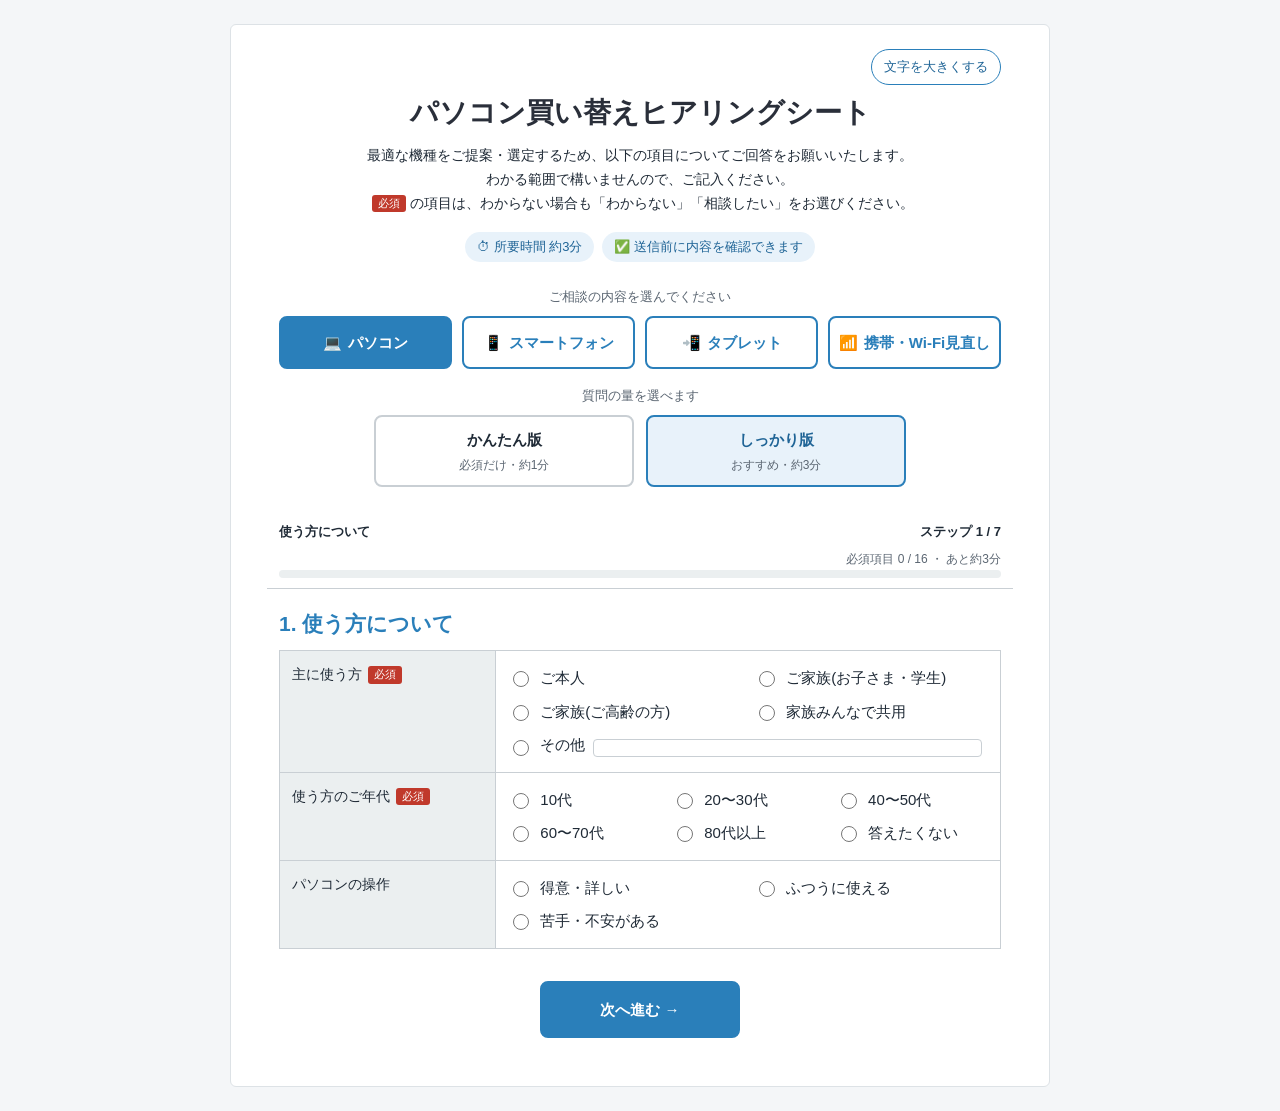
<file: index.html>
<!doctype html>
<html lang="ja">
<head>
  <meta charset="utf-8">
  <meta name="viewport" content="width=device-width, initial-scale=1">
  <meta name="robots" content="noindex">
  <title>買い替えヒアリングシート</title>
  <link rel="stylesheet" href="style.css?v=20261121c">
</head>
<body>
  <main class="sheet">
    <header class="sheet-header">
      <div class="tools">
        <button type="button" class="tool-btn" id="fontBtn" aria-pressed="false">文字を大きくする</button>
      </div>
      <img class="shop-logo" id="shopLogo" alt="" hidden>
      <p class="shop-name" id="shopName" hidden></p>
      <h1 id="formTitle">買い替えヒアリングシート</h1>
      <p class="lead">
        <span id="leadIntro">最適な機種をご提案・選定するため、</span><wbr>以下の項目について<wbr>ご回答をお願いいたします。<br>
        わかる範囲で構いませんので、<wbr>ご記入ください。<br>
        <span class="req">必須</span> の項目は、<wbr>わからない場合も<wbr>「わからない」「相談したい」を<wbr>お選びください。
      </p>
      <ul class="badges">
        <li id="timeBadge">⏱ 所要時間 約3分</li>
        <li>✅ 送信前に内容を確認できます</li>
      </ul>
    </header>

    <!-- ===== 入力画面 ===== -->
    <div id="inputView">
      <nav class="switcher" aria-label="ヒアリングシートの種類">
        <p class="switcher-label">ご相談の内容を選んでください</p>
        <div class="switcher-buttons" role="tablist">
          <button type="button" role="tab" data-form="pc">
            <span class="icon" aria-hidden="true">💻</span><span>パソコン</span>
          </button>
          <button type="button" role="tab" data-form="phone">
            <span class="icon" aria-hidden="true">📱</span><span>スマート<wbr>フォン</span>
          </button>
          <button type="button" role="tab" data-form="tablet">
            <span class="icon" aria-hidden="true">📲</span><span>タブレット</span>
          </button>
          <button type="button" role="tab" data-form="plan">
            <span class="icon" aria-hidden="true">📶</span><span>携帯・Wi-Fi<wbr>見直し</span>
          </button>
        </div>
      </nav>

      <div class="mode-switch" role="group" aria-label="質問の量">
        <p class="switcher-label">質問の量を選べます</p>
        <div class="mode-buttons">
          <button type="button" data-mode="simple" aria-pressed="false">
            <strong>かんたん版</strong><span>必須だけ・約1分</span>
          </button>
          <button type="button" data-mode="full" aria-pressed="true">
            <strong>しっかり版</strong><span>おすすめ・約3分</span>
          </button>
        </div>
      </div>

      <!-- 画面上部に固定される進み具合のバー -->
      <div class="progress" id="progress" aria-live="polite">
        <div class="progress-text">
          <span id="progressLabel">必須項目</span>
          <strong id="progressCount">0 / 0</strong>
        </div>
        <p class="progress-sub" id="progressSub"></p>
        <div class="progress-track"><div class="progress-bar" id="progressBar"></div></div>
      </div>

      <form id="hearingForm" novalidate>
        <div id="formBody"></div>

        <!-- スパム対策(人には見えない欄。入力があれば送信しない) -->
        <div class="hp" aria-hidden="true">
          <label>この欄は空のままにしてください<input type="text" name="_hp" tabindex="-1" autocomplete="off"></label>
        </div>

        <!-- 最後のステップだけに表示 -->
        <div class="agree" id="agreeBox">
          <label>
            <input type="checkbox" id="agree" required>
            <span>
              <a href="privacy.html" target="_blank" rel="noopener">個人情報の取り扱い</a>を確認し、<wbr>入力内容を<wbr>ご提案・ご連絡の目的で<wbr>利用することに同意します。
            </span>
          </label>
        </div>

        <p class="error-summary" id="errorSummary" role="alert" hidden></p>

        <div class="actions step-nav">
          <button type="button" class="btn-secondary" id="prevBtn">← 戻る</button>
          <button type="button" class="btn-primary" id="nextBtn">次へ進む →</button>
          <button type="submit" class="btn-primary" id="confirmBtn">入力内容を確認する</button>
        </div>
      </form>
    </div>

    <!-- ===== 確認画面 ===== -->
    <section class="confirm" id="confirmView" hidden tabindex="-1" aria-labelledby="confirmTitle">
      <h2 id="confirmTitle">入力内容のご確認</h2>
      <p class="confirm-lead">
        以下の内容で送信します。<wbr>よろしければ<wbr>「この内容で送信する」を<wbr>押してください。
      </p>
      <div id="confirmBody"></div>
      <!-- いたずら送信対策の確認欄(config.js で設定したときだけ表示) -->
      <div class="turnstile-box" id="turnstileBox" hidden></div>
      <p class="send-status" id="sendStatus" role="status" hidden></p>
      <p class="error-summary" id="sendError" role="alert" hidden></p>
      <div class="actions">
        <button type="button" class="btn-primary" id="submitBtn">この内容で送信する</button>
        <button type="button" class="btn-secondary" id="backBtn">修正する</button>
      </div>
    </section>

    <!-- ===== 送信完了画面 ===== -->
    <section class="done" id="doneView" hidden tabindex="-1" aria-labelledby="doneTitle">
      <div class="done-head">
        <div class="done-check" aria-hidden="true">✓</div>
        <h2 id="doneTitle">送信が完了しました</h2>
        <p>ご回答いただき、<wbr>ありがとうございました。</p>
      </div>

      <div class="receipt">
        <span class="receipt-label">受付番号</span>
        <strong class="receipt-no" id="receiptNo"></strong>
        <span class="receipt-note">お問い合わせの際に<wbr>お伝えください。</span>
      </div>

      <h3>このあとの流れ</h3>
      <ol class="flow">
        <li>
          <strong>受付完了メールをお送りします</strong>
          <span id="flowMail"></span>
        </li>
        <li>
          <strong>担当者からご連絡します</strong>
          <span id="flowContact"></span>
        </li>
        <li>
          <strong id="flowProposal">ご希望に合った機種をご提案します</strong>
          <span id="flowProposalText">ご予算・用途に合わせて、<wbr>おすすめの機種を<wbr>いくつかご紹介します。</span>
        </li>
      </ol>

      <div class="contact-box" id="shopContact" hidden></div>

      <!-- 「ほかにも相談したいこと」でチェックした相談の、ヒアリングに続けて進む -->
      <div class="next-consult" id="nextConsult" hidden></div>

      <!-- ほかの相談のチェックがないとき: 携帯料金・Wi-Fiの見直しをおすすめする -->
      <div class="upsell" id="upsell" hidden>
        <p class="upsell-eyebrow">あわせてご検討ください</p>
        <h3 class="upsell-title">📶 携帯料金・Wi-Fiの見直しも<wbr>いかがですか?</h3>
        <p class="upsell-text">
          毎月の携帯料金や、<wbr>ご自宅のWi-Fiが<wbr>今の使い方に合っているかを<wbr>お調べし、<wbr>あなたに合ったプランをご提案します。
        </p>
        <ul class="upsell-points">
          <li>使っていないオプションや<wbr>割引の漏れがないか確認</li>
          <li>データ量・通話の使い方に<wbr>合ったプランをご提案</li>
          <li>ご家族の分や、<wbr>ご自宅のネットもまとめて相談OK</li>
        </ul>
        <button type="button" class="btn-primary" id="upsellBtn">携帯・Wi-Fi料金見直しのヒアリングに進む(約3分)</button>
        <p class="muted">お名前とメールアドレスは、<wbr>入力済みになっています。</p>
      </div>

      <details class="summary">
        <summary>送信した内容を見る</summary>
        <div id="doneSummary"></div>
      </details>

      <div class="actions">
        <button type="button" class="btn-secondary" id="printBtn">控えを印刷・PDFで保存</button>
        <button type="button" class="btn-secondary" id="againBtn">続けて別の内容を送る</button>
      </div>
    </section>
  </main>

  <script src="config.js?v=20261121c"></script>
  <script src="models.js?v=20261121c"></script>
  <script src="accessories.js?v=20261121c"></script>
  <script src="questions.js?v=20261121c"></script>
  <script src="checks.js?v=20261121c"></script>
  <script src="app.js?v=20261121c"></script>
</body>
</html>
</file>
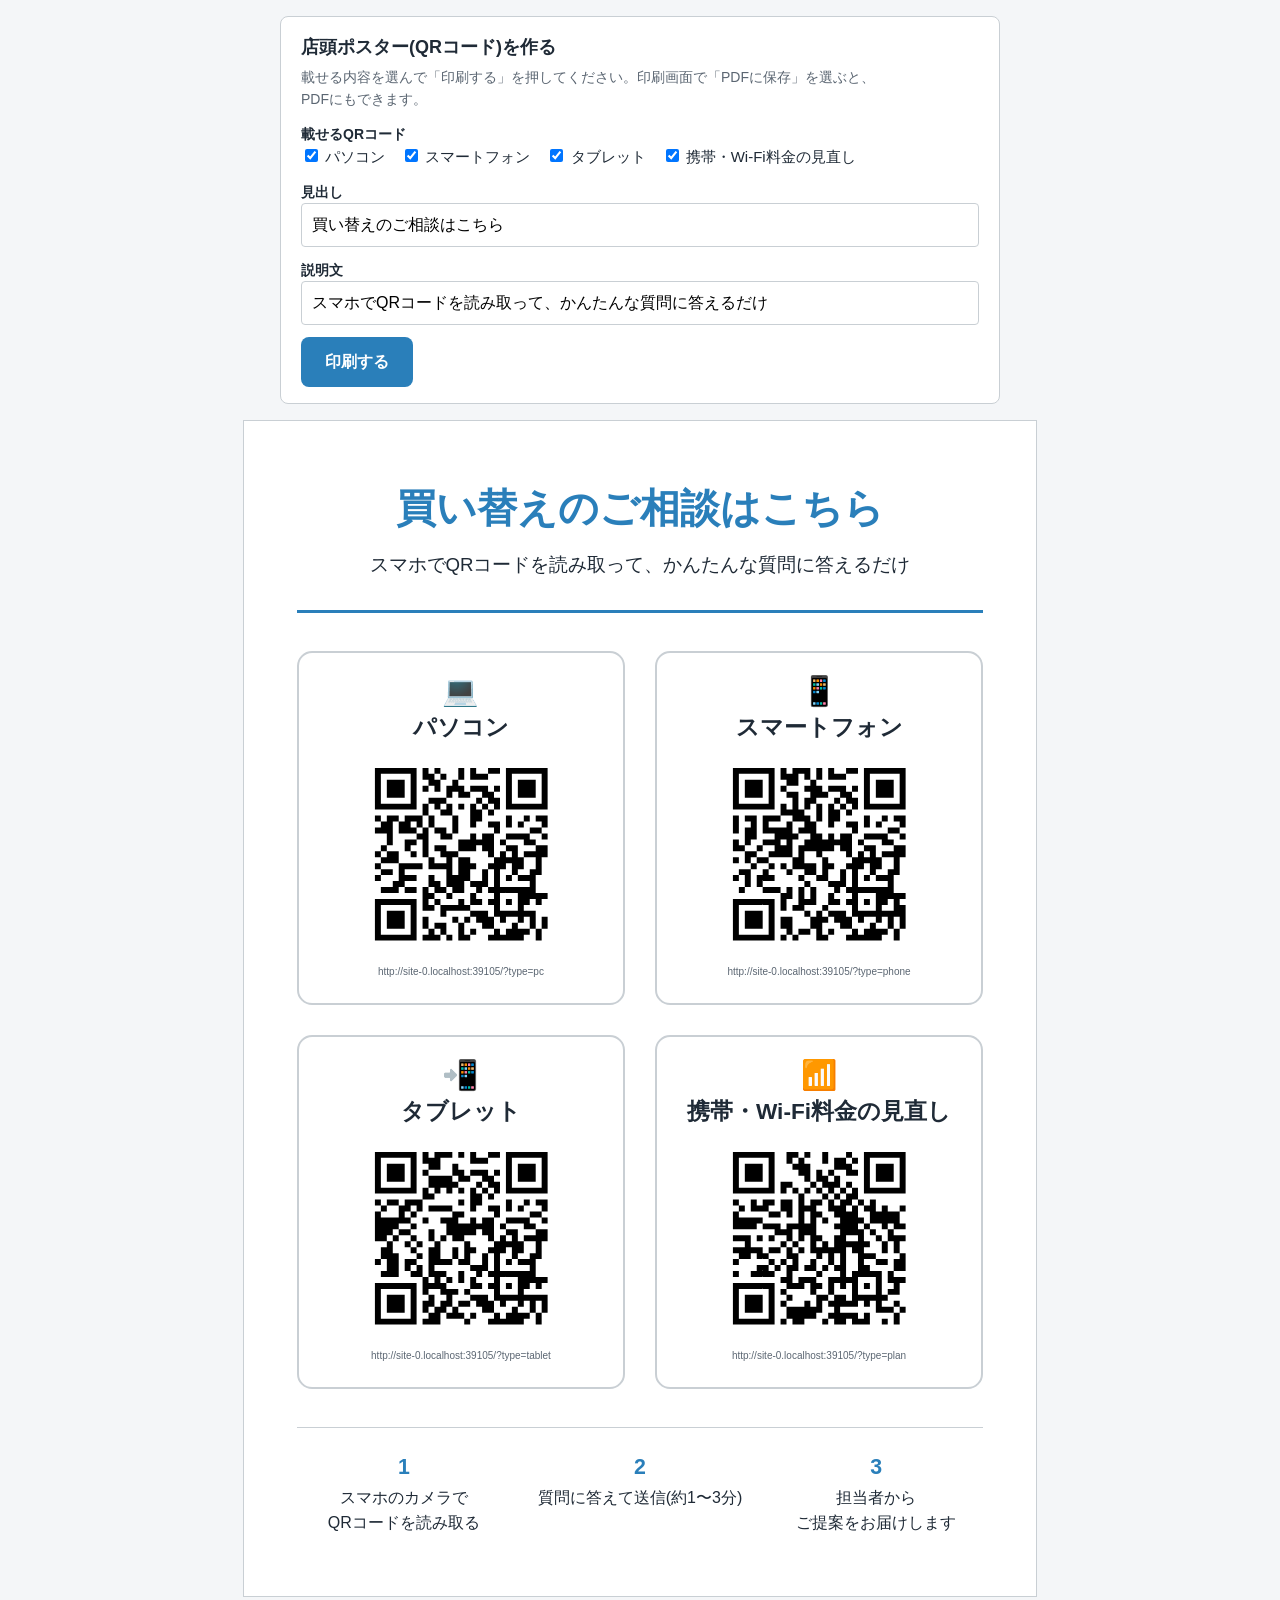
<file: poster.html>
<!doctype html>
<html lang="ja">
<head>
  <meta charset="utf-8">
  <meta name="viewport" content="width=device-width, initial-scale=1">
  <meta name="robots" content="noindex">
  <title>店頭ポスター(QRコード)</title>
  <style>
    :root { --accent: #2a7fba; --text: #1f2a36; --muted: #5b6672; --border: #c9cfd4; --bg: #f4f6f8; }
    * { box-sizing: border-box; }
    [hidden] { display: none !important; }
    body {
      margin: 0; background: var(--bg); color: var(--text);
      font-family: "Hiragino Kaku Gothic ProN", "Hiragino Sans", "Noto Sans JP", Meiryo, sans-serif;
      line-height: 1.6; word-break: keep-all; overflow-wrap: anywhere;
    }

    /* ----- 設定欄(印刷されません) ----- */
    .panel { max-width: 720px; margin: 16px auto; padding: 16px 20px; background: #fff; border: 1px solid var(--border); border-radius: 8px; }
    .panel h1 { margin: 0 0 4px; font-size: 18px; }
    .panel p { margin: 0 0 12px; font-size: 14px; color: var(--muted); }
    .panel fieldset { margin: 0 0 12px; padding: 0; border: none; }
    .panel legend { padding: 0; font-size: 14px; font-weight: bold; }
    .panel .checks { display: flex; flex-wrap: wrap; gap: 4px 16px; }
    .panel label { font-size: 15px; cursor: pointer; }
    .panel input[type="text"] { width: 100%; padding: 8px 10px; font: inherit; border: 1px solid var(--border); border-radius: 4px; }
    .panel button {
      padding: 12px 24px; font: inherit; font-weight: bold; color: #fff;
      background: var(--accent); border: none; border-radius: 8px; cursor: pointer;
    }

    /* ----- ポスター(A4たて) ----- */
    .poster {
      width: 210mm; max-width: calc(100% - 32px); min-height: 297mm;
      margin: 0 auto 32px; padding: 16mm 14mm; background: #fff;
      border: 1px solid var(--border); display: flex; flex-direction: column;
    }
    .poster-head { text-align: center; padding-bottom: 8mm; border-bottom: 3px solid var(--accent); }
    .poster-logo { display: block; max-height: 22mm; max-width: 60%; margin: 0 auto 4mm; object-fit: contain; }
    .poster-shop { margin: 0 0 2mm; font-size: 16pt; color: var(--muted); }
    .poster-title { margin: 0; font-size: 30pt; line-height: 1.35; color: var(--accent); }
    .poster-lead { margin: 4mm 0 0; font-size: 14pt; }
    .codes { flex: 1; display: grid; grid-template-columns: repeat(2, 1fr); gap: 8mm; align-content: center; padding: 10mm 0; }
    .codes.single { grid-template-columns: 1fr; }
    .code { text-align: center; padding: 6mm 4mm; border: 2px solid var(--border); border-radius: 4mm; break-inside: avoid; }
    .code-icon { font-size: 22pt; line-height: 1; }
    .code-name { margin: 1mm 0 3mm; font-size: 17pt; font-weight: bold; }
    .code svg { display: block; width: 52mm; height: 52mm; max-width: 100%; margin: 0 auto; }
    .codes.single .code svg { width: 90mm; height: 90mm; }
    .code-url { margin: 3mm 0 0; font-size: 7.5pt; color: var(--muted); word-break: break-all; }
    .steps { display: flex; justify-content: center; gap: 6mm; margin: 0; padding: 6mm 0 0; list-style: none; border-top: 1px solid var(--border); font-size: 12pt; }
    .steps li { flex: 1; text-align: center; }
    .steps strong { display: block; font-size: 16pt; color: var(--accent); }
    .poster-foot { margin: 5mm 0 0; text-align: center; font-size: 11pt; color: var(--muted); }

    @media (max-width: 640px) {
      .poster { padding: 24px 16px; min-height: 0; }
      .poster-title { font-size: 24px; }
      .poster-lead, .steps { font-size: 14px; }
      .codes { grid-template-columns: 1fr; }
      .steps { flex-direction: column; gap: 8px; }
    }

    @page { size: A4 portrait; margin: 0; }
    @media print {
      body { background: #fff; }
      .panel { display: none !important; }
      html, body { height: auto; }
      /* 用紙の高さより少しだけ小さくして、2ページ目にはみ出さないようにする */
      .poster { width: 210mm; max-width: none; height: 295mm; min-height: 0; margin: 0; border: none; overflow: hidden; break-after: avoid; }
      * { -webkit-print-color-adjust: exact; print-color-adjust: exact; }
    }
  </style>
</head>
<body>
  <!-- 設定欄(画面だけに表示され、印刷はされません) -->
  <div class="panel">
    <h1>店頭ポスター(QRコード)を作る</h1>
    <p>載せる内容を選んで「印刷する」を押してください。<wbr>印刷画面で「PDFに保存」を選ぶと、PDFにもできます。</p>
    <fieldset>
      <legend>載せるQRコード</legend>
      <div class="checks" id="formChecks"></div>
    </fieldset>
    <fieldset>
      <legend>見出し</legend>
      <input type="text" id="titleInput" maxlength="30" value="買い替えのご相談はこちら">
    </fieldset>
    <fieldset>
      <legend>説明文</legend>
      <input type="text" id="leadInput" maxlength="60" value="スマホでQRコードを読み取って、かんたんな質問に答えるだけ">
    </fieldset>
    <button type="button" id="printBtn">印刷する</button>
  </div>

  <!-- ポスター本体 -->
  <div class="poster">
    <div class="poster-head">
      <img class="poster-logo" id="logo" alt="" hidden>
      <p class="poster-shop" id="shop" hidden></p>
      <h2 class="poster-title" id="title"></h2>
      <p class="poster-lead" id="lead"></p>
    </div>
    <div class="codes" id="codes"></div>
    <ol class="steps">
      <li><strong>1</strong>スマホのカメラで<wbr>QRコードを読み取る</li>
      <li><strong>2</strong>質問に答えて送信<wbr>(約1〜3分)</li>
      <li><strong>3</strong>担当者から<wbr>ご提案をお届けします</li>
    </ol>
    <p class="poster-foot" id="foot" hidden></p>
  </div>

  <script src="config.js"></script>
  <script src="vendor/qrcode.js"></script>
  <script>
    (function () {
      "use strict";
      var config = window.HEARING_CONFIG || {};
      var $ = function (id) { return document.getElementById(id); };
      var FORMS = [
        { key: "pc", icon: "💻", name: "パソコン" },
        { key: "phone", icon: "📱", name: "スマートフォン" },
        { key: "tablet", icon: "📲", name: "タブレット" },
        { key: "plan", icon: "📶", name: "携帯・Wi-Fi料金の見直し" },
      ];
      // このページと同じ場所にある index.html を、QRコードの行き先にする
      var base = new URL("./", location.href).href;

      // お店の色・店名・ロゴ
      var color = /^#?([0-9a-f]{6})$/i.exec(String(config.BRAND_COLOR || "").trim());
      if (color) document.documentElement.style.setProperty("--accent", "#" + color[1]);
      if (config.SHOP_NAME) { $("shop").textContent = config.SHOP_NAME; $("shop").hidden = false; }
      if (config.LOGO_URL) {
        $("logo").src = config.LOGO_URL;
        $("logo").alt = config.SHOP_NAME || "";
        $("logo").hidden = false;
        $("logo").onerror = function () { $("logo").hidden = true; };
      }
      var foot = [config.SHOP_TEL ? "お電話でのご相談:" + config.SHOP_TEL : "", config.SHOP_HOURS ? "受付時間:" + config.SHOP_HOURS : ""].filter(String);
      if (foot.length) { $("foot").textContent = foot.join(" / "); $("foot").hidden = false; }

      FORMS.forEach(function (f) {
        var label = document.createElement("label");
        var box = document.createElement("input");
        box.type = "checkbox"; box.value = f.key; box.checked = true;
        box.addEventListener("change", render);
        label.appendChild(box);
        label.appendChild(document.createTextNode(" " + f.name));
        $("formChecks").appendChild(label);
      });

      function render() {
        $("title").textContent = $("titleInput").value;
        $("lead").textContent = $("leadInput").value;
        var picked = Array.prototype.filter.call(document.querySelectorAll("#formChecks input"), function (b) { return b.checked; })
          .map(function (b) { return b.value; });
        var codes = $("codes");
        codes.innerHTML = "";
        codes.className = "codes" + (picked.length === 1 ? " single" : "");
        FORMS.filter(function (f) { return picked.indexOf(f.key) !== -1; }).forEach(function (f) {
          var url = base + "?type=" + f.key;
          var qr = qrcode(0, "M");
          qr.addData(url);
          qr.make();
          var card = document.createElement("div");
          card.className = "code";
          card.innerHTML =
            '<div class="code-icon" aria-hidden="true">' + f.icon + "</div>" +
            '<p class="code-name"></p>' +
            qr.createSvgTag({ cellSize: 4, margin: 8, scalable: true }) +
            '<p class="code-url"></p>';
          card.querySelector(".code-name").textContent = f.name;
          card.querySelector(".code-url").textContent = url;
          card.querySelector("svg").setAttribute("role", "img");
          card.querySelector("svg").setAttribute("aria-label", f.name + "のヒアリングシートのQRコード");
          codes.appendChild(card);
        });
      }

      $("titleInput").addEventListener("input", render);
      $("leadInput").addEventListener("input", render);
      $("printBtn").addEventListener("click", function () { window.print(); });
      render();
    })();
  </script>
</body>
</html>
</file>
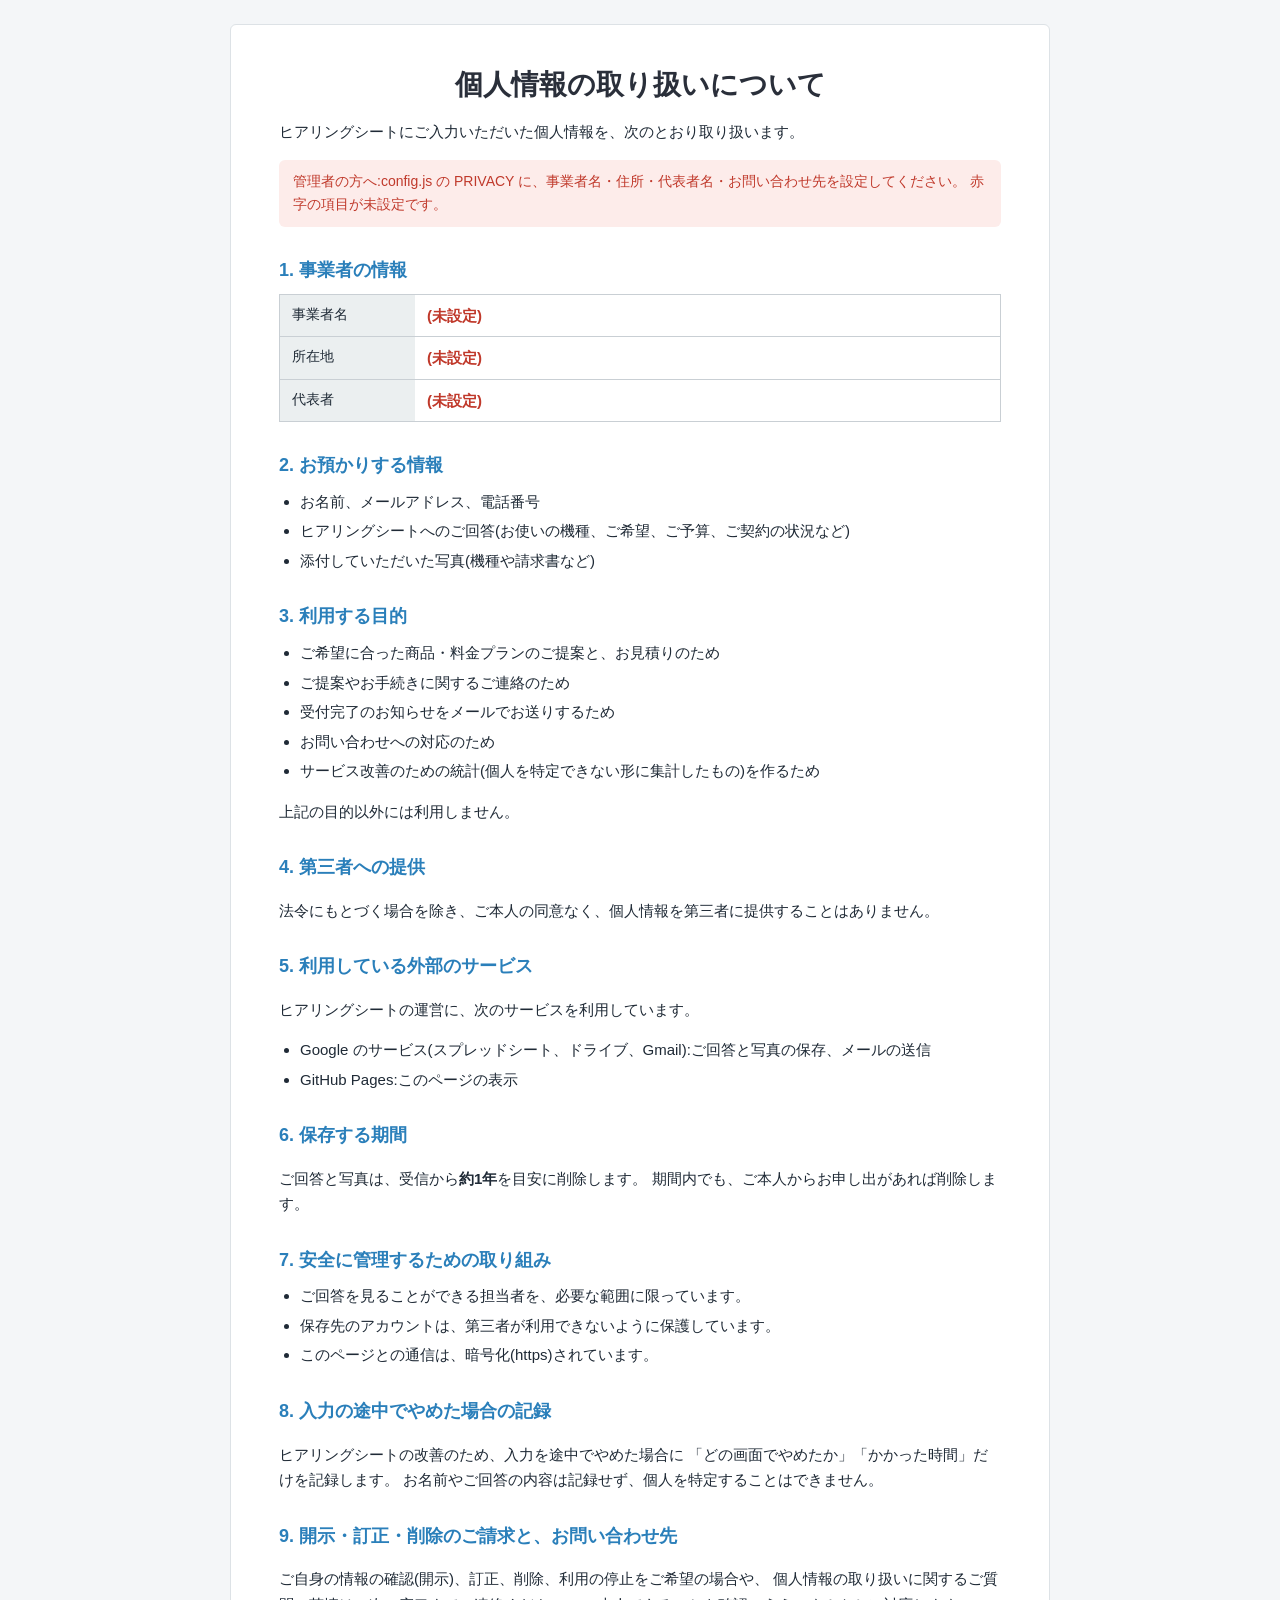
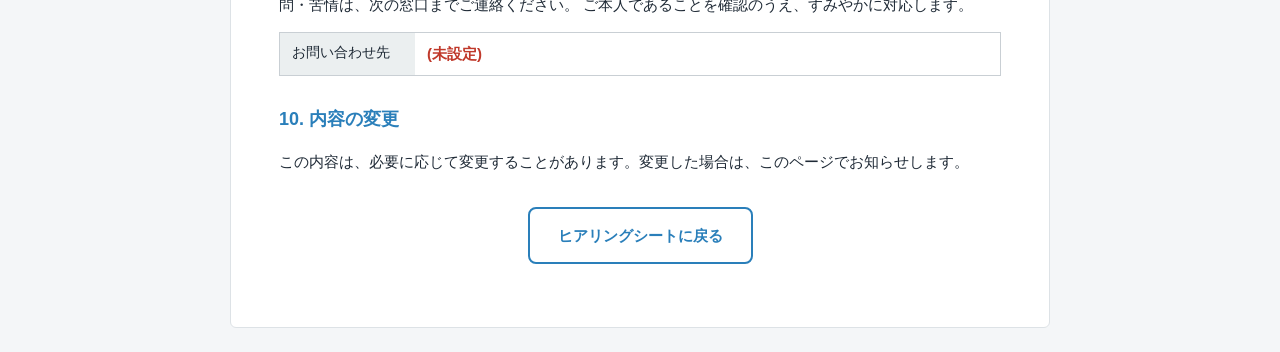
<file: privacy.html>
<!doctype html>
<html lang="ja">
<head>
  <meta charset="utf-8">
  <meta name="viewport" content="width=device-width, initial-scale=1">
  <meta name="robots" content="noindex">
  <title>個人情報の取り扱いについて</title>
  <link rel="stylesheet" href="style.css?v=20261121c">
  <style>
    .policy h1 { text-align: center; }
    .policy h2 { margin: 28px 0 8px; font-size: 18px; color: var(--accent); }
    .policy p, .policy li { font-size: 15px; }
    .policy ul { margin: 0; padding-left: 1.4em; }
    .policy li + li { margin-top: 4px; }
    .policy dl { display: grid; grid-template-columns: 9em minmax(0, 1fr); margin: 0; border: 1px solid var(--border); border-bottom: none; }
    .policy dt, .policy dd { margin: 0; padding: 8px 12px; border-bottom: 1px solid var(--border); }
    .policy dt { background: var(--label-bg); font-size: 14px; }
    .policy .unset { color: var(--error); font-weight: bold; }
    .policy .setup-note { padding: 10px 14px; color: var(--error); background: var(--error-bg); border-radius: 6px; font-size: 14px; }
    .policy .back { margin-top: 32px; text-align: center; }
    .policy .updated { margin-top: 24px; text-align: right; color: var(--muted); font-size: 13px; }
    @media (max-width: 640px) {
      .policy dl { grid-template-columns: 1fr; }
      .policy dt { border-bottom: none; padding-bottom: 2px; }
      .policy dd { padding-top: 2px; }
    }
    @media print { .policy .back, .policy .setup-note { display: none !important; } }
  </style>
</head>
<body>
  <main class="sheet policy">
    <h1>個人情報の取り扱いについて</h1>
    <p>
      ヒアリングシートにご入力いただいた個人情報を、次のとおり取り扱います。
    </p>

    <!-- 店舗情報が未設定のときだけ表示(管理者向け) -->
    <p class="setup-note" id="setupNote" hidden>
      管理者の方へ:config.js の PRIVACY に、事業者名・住所・代表者名・お問い合わせ先を設定してください。
      赤字の項目が未設定です。
    </p>

    <h2>1. 事業者の情報</h2>
    <dl>
      <dt>事業者名</dt><dd id="pOperator"></dd>
      <dt>所在地</dt><dd id="pAddress"></dd>
      <dt>代表者</dt><dd id="pRepresentative"></dd>
    </dl>

    <h2>2. お預かりする情報</h2>
    <ul>
      <li>お名前、メールアドレス、電話番号</li>
      <li>ヒアリングシートへのご回答(お使いの機種、ご希望、ご予算、ご契約の状況など)</li>
      <li>添付していただいた写真(機種や請求書など)</li>
    </ul>

    <h2>3. 利用する目的</h2>
    <ul>
      <li>ご希望に合った商品・料金プランのご提案と、お見積りのため</li>
      <li>ご提案やお手続きに関するご連絡のため</li>
      <li>受付完了のお知らせをメールでお送りするため</li>
      <li>お問い合わせへの対応のため</li>
      <li>サービス改善のための統計(個人を特定できない形に集計したもの)を作るため</li>
    </ul>
    <p>上記の目的以外には利用しません。</p>

    <h2>4. 第三者への提供</h2>
    <p>
      法令にもとづく場合を除き、ご本人の同意なく、個人情報を第三者に提供することはありません。
    </p>

    <h2>5. 利用している外部のサービス</h2>
    <p>ヒアリングシートの運営に、次のサービスを利用しています。</p>
    <ul>
      <li>Google のサービス(スプレッドシート、ドライブ、Gmail):ご回答と写真の保存、メールの送信</li>
      <li>GitHub Pages:このページの表示</li>
      <li id="turnstileItem" hidden>Cloudflare Turnstile:機械による不正な送信を防ぐための確認</li>
    </ul>

    <h2>6. 保存する期間</h2>
    <p>
      ご回答と写真は、受信から<strong id="pRetention"></strong>を目安に削除します。
      期間内でも、ご本人からお申し出があれば削除します。
    </p>

    <h2>7. 安全に管理するための取り組み</h2>
    <ul>
      <li>ご回答を見ることができる担当者を、必要な範囲に限っています。</li>
      <li>保存先のアカウントは、第三者が利用できないように保護しています。</li>
      <li>このページとの通信は、暗号化(https)されています。</li>
    </ul>

    <h2>8. 入力の途中でやめた場合の記録</h2>
    <p>
      ヒアリングシートの改善のため、入力を途中でやめた場合に
      「どの画面でやめたか」「かかった時間」だけを記録します。
      お名前やご回答の内容は記録せず、個人を特定することはできません。
    </p>

    <h2>9. 開示・訂正・削除のご請求と、お問い合わせ先</h2>
    <p>
      ご自身の情報の確認(開示)、訂正、削除、利用の停止をご希望の場合や、
      個人情報の取り扱いに関するご質問・苦情は、次の窓口までご連絡ください。
      ご本人であることを確認のうえ、すみやかに対応します。
    </p>
    <dl>
      <dt>お問い合わせ先</dt><dd id="pContact"></dd>
    </dl>

    <h2>10. 内容の変更</h2>
    <p>この内容は、必要に応じて変更することがあります。変更した場合は、このページでお知らせします。</p>

    <p class="updated" id="pUpdated" hidden></p>

    <p class="back"><a href="./" class="btn-secondary" style="display:inline-block;text-decoration:none">ヒアリングシートに戻る</a></p>
  </main>

  <script src="config.js?v=20261121c"></script>
  <script>
    (function () {
      "use strict";
      var config = window.HEARING_CONFIG || {};
      var p = config.PRIVACY || {};
      var missing = false;
      function set(id, value) {
        var node = document.getElementById(id);
        if (value) {
          node.textContent = value;
        } else {
          node.textContent = "(未設定)";
          node.className = "unset";
          missing = true;
        }
      }
      set("pOperator", p.OPERATOR || config.SHOP_NAME);
      set("pAddress", p.ADDRESS);
      set("pRepresentative", p.REPRESENTATIVE);
      set("pContact", p.CONTACT || (config.SHOP_TEL ? "電話:" + config.SHOP_TEL + (config.SHOP_HOURS ? "(" + config.SHOP_HOURS + ")" : "") : ""));

      var months = Number(p.RETENTION_MONTHS) || 12;
      document.getElementById("pRetention").textContent = months % 12 === 0 ? "約" + months / 12 + "年" : "約" + months + "か月";
      document.getElementById("turnstileItem").hidden = !config.TURNSTILE_SITE_KEY;
      if (p.UPDATED) {
        document.getElementById("pUpdated").textContent = "最終更新日:" + p.UPDATED;
        document.getElementById("pUpdated").hidden = false;
      }
      document.getElementById("setupNote").hidden = !missing;

      // お店の色
      var m = /^#?([0-9a-f]{6})$/i.exec(String(config.BRAND_COLOR || "").trim());
      if (m) document.documentElement.style.setProperty("--accent", "#" + m[1]);
    })();
  </script>
</body>
</html>
</file>
<file: style.css>
:root {
  --text: #1f2a36;
  --muted: #5b6672;
  --heading: #2a2f3a;
  --accent: #2a7fba;
  --accent-dark: #1f6496;
  --label-bg: #ebeff0;
  --border: #c9cfd4;
  --bg: #f4f6f8;
  --paper: #ffffff;
  --error: #c0392b;
  --error-bg: #fdecea;
  --ok: #2e8b57;
  --ok-bg: #e8f5ee;
  --selected-bg: #e8f2fa;
}

* { box-sizing: border-box; }
[hidden] { display: none !important; }

body {
  margin: 0;
  background: var(--bg);
  color: var(--text);
  font-family: "Hiragino Kaku Gothic ProN", "Hiragino Sans", "Noto Sans JP", Meiryo, sans-serif;
  font-size: 15px;
  line-height: 1.7;
  overflow-wrap: anywhere;
  word-break: normal;
  line-break: strict;
}

.sheet {
  max-width: 820px;
  margin: 24px auto;
  padding: 40px 48px 48px;
  background: var(--paper);
  border: 1px solid #dde2e6;
  border-radius: 6px;
}

.sheet-header { text-align: center; margin-bottom: 24px; }
.shop-name { margin: 0 0 4px; color: var(--muted); font-size: 14px; }
h1 { word-break: keep-all; overflow-wrap: anywhere; margin: 0 0 12px; color: var(--heading); font-size: 28px; line-height: 1.4; }
.lead { margin: 0; font-size: 14px; word-break: keep-all; overflow-wrap: anywhere; }

.badges {
  display: flex; flex-wrap: wrap; justify-content: center; gap: 8px;
  margin: 16px 0 0; padding: 0; list-style: none;
}
.badges li {
  padding: 4px 12px; font-size: 13px; color: var(--accent-dark);
  background: var(--selected-bg); border-radius: 999px;
}

/* 進み具合のバー(スクロールしても上部に表示) */
.progress {
  position: sticky; top: 0; z-index: 5;
  margin: 0 -12px 20px; padding: 10px 12px;
  background: rgba(255, 255, 255, .96);
  border-bottom: 1px solid var(--border);
  backdrop-filter: blur(4px);
}
.progress-text { display: flex; justify-content: space-between; gap: 8px; font-size: 13px; margin-bottom: 6px; }
.progress-text strong { font-variant-numeric: tabular-nums; }
.progress-track { height: 8px; background: var(--label-bg); border-radius: 999px; overflow: hidden; }
.progress-bar { height: 100%; width: 0; background: var(--accent); border-radius: 999px; transition: width .3s ease; }
.progress.complete .progress-bar { background: var(--ok); }
.progress.complete .progress-text { color: var(--ok); font-weight: bold; }

/* 製品の切り替え */
.switcher { margin: 0 0 28px; text-align: center; }
.switcher-label { margin: 0 0 8px; font-size: 13px; color: var(--muted); }
.switcher-buttons { display: flex; gap: 10px; justify-content: center; flex-wrap: nowrap; }
.switcher button {
  flex: 1 1 0; /* 4つのボタンを横一列に、同じ幅で並べる */
  min-width: 0;
  padding: 12px 8px;
  font: inherit;
  font-weight: bold;
  color: var(--accent);
  background: #fff;
  border: 2px solid var(--accent);
  border-radius: 8px;
  cursor: pointer;
}
.switcher button .icon { margin-right: 6px; }
.switcher button { word-break: keep-all; overflow-wrap: normal; } /* 指定した切れ目でだけ折り返す */
.switcher button[aria-selected="true"] { color: #fff; background: var(--accent); }

/* セクション */
.section { margin: 0 0 32px; }
.section h2 {
  margin: 0 0 12px;
  color: var(--accent);
  font-size: 21px;
  line-height: 1.4;
}
.section h2 .sub { font-size: 16px; font-weight: normal; }

.q-table { width: 100%; border-collapse: collapse; table-layout: fixed; }
.q-table th,
.q-table td {
  border: 1px solid var(--border);
  padding: 12px;
  vertical-align: top;
  text-align: left;
}
.q-table th {
  width: 30%;
  background: var(--label-bg);
  font-weight: normal;
  font-size: 14px;
}
.q-table th .note { display: block; font-size: 13px; color: var(--muted); }
.req {
  display: inline-block;
  margin-left: 6px;
  padding: 0 6px;
  font-size: 11px;
  line-height: 1.6;
  color: #fff;
  background: var(--error);
  border-radius: 3px;
  vertical-align: 1px;
}

.description { margin: 0 0 8px; font-size: 14px; }

/* 「一緒に購入したいもの」の追加質問 */
.q-table tr.followup th,
.q-table tr.followup td { background: var(--selected-bg); border-left: 4px solid var(--accent); }
.q-table tr.followup td { border-left: 1px solid var(--border); }
tr.followup th span { display: block; }
.followup-tag {
  display: inline-block !important; margin-bottom: 2px; padding: 0 6px;
  font-size: 11px; color: #fff; background: var(--accent); border-radius: 3px;
}
.sub-q + .sub-q { margin-top: 12px; padding-top: 12px; border-top: 1px dashed var(--border); }
.sub-label { margin: 0 0 4px; font-size: 14px; font-weight: bold; }
.note-inline { font-weight: normal; font-size: 12px; color: var(--muted); }
tr.followup:not([hidden]) { animation: fadein .25s ease; }
@keyframes fadein { from { opacity: 0; } to { opacity: 1; } }
@media (prefers-reduced-motion: reduce) { tr.followup:not([hidden]) { animation: none; } }

/* 入力欄 */
input[type="text"],
input[type="email"],
input[type="tel"],
input[type="number"],
input[type="date"],
textarea {
  width: 100%;
  max-width: 100%;
  padding: 8px 10px;
  font: inherit;
  color: inherit;
  border: 1px solid var(--border);
  border-radius: 4px;
  background: #fff;
}
textarea { resize: vertical; }
input:focus, textarea:focus { outline: 2px solid var(--accent); outline-offset: 0; border-color: var(--accent); }

.choices { display: flex; flex-direction: column; gap: 4px; }
.choices.grid-short { display: grid; grid-template-columns: repeat(auto-fill, minmax(140px, 1fr)); gap: 4px 12px; }
.choices.grid-mid { display: grid; grid-template-columns: repeat(auto-fill, minmax(220px, 1fr)); gap: 4px 12px; }
.choices .other-row { grid-column: 1 / -1; }
.choice { display: flex; align-items: flex-start; gap: 8px; cursor: pointer; }
.choice input { margin-top: 6px; flex-shrink: 0; width: 16px; height: 16px; }
.choice { padding: 2px 6px; margin-left: -6px; border-radius: 4px; }
.choice:has(input:checked) { background: var(--selected-bg); }
.other-row { display: flex; align-items: center; gap: 8px; flex-wrap: wrap; }
.other-row input[type="text"] { flex: 1 1 160px; width: auto; }

.inline { display: flex; align-items: center; gap: 8px; flex-wrap: wrap; }
.inline input[type="number"] { width: 110px; }
.inline input[type="date"] { width: auto; min-width: 170px; }

.field-error { margin: 6px 0 0; color: var(--error); font-size: 13px; }
.has-error { background: var(--error-bg); }

/* スパム対策の欄は画面外に */
.hp { position: absolute; left: -9999px; width: 1px; height: 1px; overflow: hidden; }

.agree { margin: 8px 0 16px; padding: 12px 16px; background: var(--label-bg); border-radius: 6px; }
.agree label { display: flex; gap: 8px; align-items: flex-start; cursor: pointer; }
.agree input { margin-top: 6px; flex-shrink: 0; }

.error-summary {
  padding: 12px 16px;
  color: var(--error);
  background: var(--error-bg);
  border-radius: 6px;
}

.actions { display: flex; gap: 12px; flex-wrap: wrap; justify-content: center; }
.btn-primary,
.btn-secondary {
  padding: 14px 28px;
  font: inherit;
  font-weight: bold;
  border-radius: 8px;
  cursor: pointer;
}
.btn-primary { color: #fff; background: var(--accent); border: 2px solid var(--accent); min-width: 240px; }
.btn-primary:hover { background: var(--accent-dark); }
.btn-primary:disabled { opacity: .6; cursor: wait; }
.btn-secondary { color: var(--accent); background: #fff; border: 2px solid var(--accent); }

/* 確認画面・完了画面の回答一覧 */
.confirm h2, .done h2 { margin: 0 0 8px; color: var(--accent); font-size: 24px; text-align: center; }
.confirm-lead { text-align: center; margin: 0 0 24px; word-break: keep-all; overflow-wrap: anywhere; }
.answer-list h3 { margin: 20px 0 8px; font-size: 16px; color: var(--accent); }
.answer-list dl {
  display: grid; grid-template-columns: 30% minmax(0, 1fr);
  margin: 0; border: 1px solid var(--border); border-bottom: none;
}
.answer-list dt, .answer-list dd { margin: 0; padding: 8px 12px; border-bottom: 1px solid var(--border); }
.answer-list dt { background: var(--label-bg); font-size: 14px; }
.answer-list dd.empty { color: var(--muted); }
.confirm .actions { margin-top: 28px; }

.done-head { text-align: center; }
.done-check {
  width: 64px; height: 64px; margin: 0 auto 12px;
  display: grid; place-items: center;
  font-size: 34px; font-weight: bold; color: #fff;
  background: var(--ok); border-radius: 50%;
}
.receipt {
  display: flex; flex-direction: column; align-items: center; gap: 2px;
  margin: 24px auto; padding: 16px; max-width: 420px;
  border: 2px dashed var(--accent); border-radius: 8px; text-align: center;
}
.receipt-label { font-size: 13px; color: var(--muted); }
.receipt-no { font-size: 26px; letter-spacing: .06em; font-variant-numeric: tabular-nums; }
.receipt-note { font-size: 13px; color: var(--muted); word-break: keep-all; overflow-wrap: anywhere; }

.done h3 { margin: 28px 0 12px; font-size: 18px; }
.flow { margin: 0; padding: 0; list-style: none; counter-reset: step; display: flex; flex-direction: column; gap: 12px; }
.flow li {
  position: relative; padding: 12px 14px 12px 52px;
  background: var(--label-bg); border-radius: 8px;
  counter-increment: step;
}
.flow li::before {
  content: counter(step);
  position: absolute; left: 14px; top: 12px;
  width: 26px; height: 26px; display: grid; place-items: center;
  font-weight: bold; color: #fff; background: var(--accent); border-radius: 50%;
}
.flow strong { display: block; }
.flow span { font-size: 14px; color: var(--muted); }

.contact-box { margin: 20px 0 0; padding: 14px 16px; border: 1px solid var(--border); border-radius: 8px; }
.contact-box p { margin: 0; }
.contact-box .contact-title { font-weight: bold; margin-bottom: 4px; }
.contact-box a { font-size: 20px; font-weight: bold; color: var(--accent); }
.muted { color: var(--muted); font-size: 13px; }

.summary { margin: 24px 0; }
.summary summary { cursor: pointer; color: var(--accent); font-weight: bold; padding: 8px 0; }
.done .actions { margin-top: 8px; }

/* スマホ表示:表を縦に積む */
@media (max-width: 640px) {
  body { font-size: 16px; } /* iPhoneで入力時に拡大されないよう16px */
  .sheet { margin: 0; padding: 24px 16px 32px; border: none; border-radius: 0; }
  h1 { font-size: 20px; }
  .inline input[type="number"] { width: 80px; }
  .section h2 { font-size: 18px; }
  .q-table, .q-table tbody, .q-table tr, .q-table th, .q-table td { display: block; width: 100%; }
  .q-table tr { border: 1px solid var(--border); border-bottom: none; }
  .q-table tr:last-child { border-bottom: 1px solid var(--border); }
  .q-table th, .q-table td { border: none; }
  .q-table th { padding: 8px 12px; }
  .q-table tr.followup { border-left: 4px solid var(--accent); }
  .q-table tr.followup th, .q-table tr.followup td { border-left: none; }
  tr.followup th span { display: inline; margin-right: 6px; }
  .actions button { width: 100%; }
  .choices.grid-short { grid-template-columns: repeat(2, minmax(0, 1fr)); }
  .btn-primary { min-width: 0; }
  .progress { margin: 0 -16px 16px; padding: 8px 16px; }
  .choice { padding: 4px 6px; } /* 指でタップしやすく */
  .answer-list dl { grid-template-columns: 1fr; }
  .answer-list dt { border-bottom: none; padding-bottom: 2px; }
  .answer-list dd { padding-top: 2px; }
  .confirm h2, .done h2 { font-size: 20px; }
  .receipt-no { font-size: 22px; }
}

/* 印刷時:紙のヒアリングシートとして使えるように */
@media print {
  body { background: #fff; font-size: 12px; }
  .sheet { margin: 0; padding: 0; border: none; max-width: none; }
  .switcher, .actions, .agree, .error-summary, .hp, .badges, .progress, .suggest { display: none !important; }
  .answer-list dl, .section { break-inside: avoid; }
  .section { break-inside: avoid; margin-bottom: 20px; }
  input, textarea { border: none; border-bottom: 1px solid #999; border-radius: 0; }
  textarea { border: 1px solid #999; }
}


/* ===== 文字を大きくするボタン ===== */
.tools { display: flex; justify-content: flex-end; margin: -16px 0 8px; }
.tool-btn {
  padding: 6px 12px; font: inherit; font-size: 13px; color: var(--accent-dark);
  background: var(--paper); border: 1px solid var(--accent); border-radius: 999px; cursor: pointer;
}
.tool-btn[aria-pressed="true"] { color: #fff; background: var(--accent); }

/* 文字を大きくしたとき */
html.large-text body { font-size: 18px; }
html.large-text .q-table th,
html.large-text .lead,
html.large-text .description,
html.large-text .help-text,
html.large-text .answer-list dt,
html.large-text .flow span { font-size: 17px; }
html.large-text .q-table th .note,
html.large-text .note-inline,
html.large-text .muted,
html.large-text .badges li,
html.large-text .switcher-label,
html.large-text .progress-text { font-size: 15px; }
html.large-text .sub-label { font-size: 17px; }
html.large-text .choice input { width: 20px; height: 20px; margin-top: 5px; }

/* ===== かんたん版・しっかり版の切り替え ===== */
.mode-switch { margin: -12px 0 24px; text-align: center; }
.mode-buttons { display: flex; gap: 12px; justify-content: center; flex-wrap: wrap; }
.mode-buttons button {
  flex: 1 1 200px; max-width: 260px;
  display: flex; flex-direction: column; align-items: center; gap: 2px;
  padding: 10px 12px; font: inherit; color: var(--text);
  background: var(--paper); border: 2px solid var(--border); border-radius: 8px; cursor: pointer;
}
.mode-buttons button span { font-size: 12px; color: var(--muted); }
.mode-buttons button[aria-pressed="true"] { border-color: var(--accent); background: var(--selected-bg); }
.mode-buttons button[aria-pressed="true"] strong { color: var(--accent-dark); }

/* ===== 用語の説明(?) ===== */
.help-btn {
  display: inline-grid; place-items: center;
  width: 22px; height: 22px; margin-left: 6px; padding: 0;
  font: inherit; font-size: 13px; font-weight: bold; line-height: 1;
  color: var(--accent); background: var(--paper);
  border: 1.5px solid var(--accent); border-radius: 50%; cursor: pointer; vertical-align: 1px;
}
.help-btn[aria-expanded="true"] { color: #fff; background: var(--accent); }
.help-text {
  margin: 0 0 10px; padding: 8px 12px; font-size: 14px;
  background: var(--selected-bg); border-radius: 6px;
}

/* ===== 写真 ===== */
.visually-hidden {
  position: absolute !important; width: 1px; height: 1px; padding: 0; margin: -1px;
  overflow: hidden; clip: rect(0 0 0 0); white-space: nowrap; border: 0;
}
.btn-small { display: inline-block; padding: 8px 16px; font-size: 14px; }
.photo-field .muted { margin: 6px 0 0; }
.photo-list { display: flex; flex-wrap: wrap; gap: 8px; margin-top: 8px; }
.photo-item { position: relative; width: 96px; height: 96px; }
.photo-item img { width: 100%; height: 100%; object-fit: cover; border-radius: 6px; border: 1px solid var(--border); }
.photo-remove {
  position: absolute; top: -8px; right: -8px; width: 26px; height: 26px; padding: 0;
  font: inherit; font-size: 16px; line-height: 1; color: #fff;
  background: var(--error); border: 2px solid var(--paper); border-radius: 50%; cursor: pointer;
}
.photo-field:focus-within label.btn-secondary { outline: 2px solid var(--accent); outline-offset: 2px; }

/* ===== 送信中の表示 ===== */
.send-status {
  margin: 16px 0 0; padding: 12px 16px; text-align: center;
  color: var(--accent-dark); background: var(--selected-bg); border-radius: 6px;
}
.turnstile-box { display: flex; justify-content: center; margin: 20px 0 0; }

@media (max-width: 640px) {
  .tools { margin: -8px 0 8px; }
  /* 製品と質問量のボタンは、スマホでも横に2つ並べる */
  .switcher-buttons, .mode-buttons { flex-wrap: nowrap; gap: 8px; }
  .switcher button, .mode-buttons button { flex: 1 1 0; min-width: 0; max-width: none; padding-left: 8px; padding-right: 8px; }

  .mode-buttons button span { font-size: 11px; }
}

@media print {
  .tools, .mode-switch, .help-btn, .photo-remove, .send-status { display: none !important; }
}

/* とても幅の狭いスマホでは、製品ボタンのアイコンを省いて1行に収める */
@media (max-width: 360px) {
  .switcher button { font-size: 13px; gap: 4px; }
}

/* ===== 送信後のおすすめ(携帯料金・Wi-Fiの見直し) ===== */
.upsell {
  margin: 28px 0 0; padding: 20px;
  border: 2px solid var(--accent); border-radius: 12px; background: var(--selected-bg);
  word-break: keep-all; overflow-wrap: anywhere;
}
.upsell-eyebrow { margin: 0 0 4px; font-size: 12px; font-weight: bold; letter-spacing: .08em; color: var(--accent-dark); }
.done .upsell-title { margin: 0 0 8px; font-size: 20px; color: var(--heading); }
.upsell-text { margin: 0 0 10px; }
.upsell-points { margin: 0 0 16px; padding-left: 1.2em; font-size: 14px; }
.upsell-points li + li { margin-top: 2px; }
.upsell .btn-primary { width: 100%; min-width: 0; }
.upsell .muted { margin: 8px 0 0; text-align: center; }
@media print { .upsell { display: none !important; } }

/* 4つの切り替えボタンは、スマホや小さめの画面では2列×2段に並べる */
@media (max-width: 760px) {
  .switcher-buttons { display: grid; grid-template-columns: repeat(2, minmax(0, 1fr)); gap: 8px; }
  .switcher button { display: flex; align-items: center; justify-content: center; gap: 6px; padding: 10px 6px; font-size: 14px; line-height: 1.3; }
  .switcher button .icon { margin: 0; font-size: 18px; }
}
@media (max-width: 360px) {
  .switcher button { font-size: 13px; gap: 4px; }
}

/* ===== ステップ形式 ===== */
.progress-sub { margin: 6px 0 0; font-size: 12px; color: var(--muted); text-align: right; }
.progress.complete .progress-sub { color: var(--ok); font-weight: bold; }
.progress-text #progressLabel { font-weight: bold; }
.step-nav { margin-top: 8px; }
.step-nav .btn-primary { min-width: 200px; }
.section-title:focus { outline: none; }
@media (max-width: 640px) {
  .step-nav { flex-wrap: nowrap; }
  .step-nav button { width: auto; flex: 1 1 0; min-width: 0; padding-left: 8px; padding-right: 8px; }
  .step-nav #prevBtn { flex: 0 0 34%; }
}
html.large-text .progress-sub { font-size: 14px; }

/* ===== メールアドレスの打ち間違いの候補 ===== */
.suggest {
  margin: 8px 0 0; padding: 8px 12px; font-size: 14px;
  background: #fff8e1; border: 1px solid #f0d58a; border-radius: 6px;
}
.suggest-btn {
  margin-left: 4px; padding: 2px 10px; font: inherit; font-size: 13px; font-weight: bold;
  color: var(--accent-dark); background: var(--paper); border: 1px solid var(--accent); border-radius: 999px; cursor: pointer;
}

/* ===== お店のロゴ ===== */
.shop-logo { display: block; max-height: 56px; max-width: 60%; margin: 0 auto 8px; object-fit: contain; }

/* 2行になる文は、1文字だけ次の行に落ちないよう、行の長さをそろえる */
.choice > span,
.q-table th > label,
.q-table th > span:first-child,
.sub-label,
.description,
.help-text { text-wrap: balance; }

.agree a { color: var(--accent-dark); font-weight: bold; }

/* ===== 確認画面の「ご確認ください」「お知らせ」 ===== */
.check-box { margin: 0 0 20px; padding: 14px 18px; border: 1px solid #f0d58a; border-radius: 8px; background: #fff8e1; }
.check-title { margin: 0 0 6px; font-weight: bold; color: #8a5a00; }
.check-title.is-info { margin-top: 10px; color: var(--accent-dark); }
.check-box ul { margin: 0; padding-left: 1.3em; }
.check-box li + li { margin-top: 4px; }
.check-note { margin: 10px 0 0; font-size: 13px; color: var(--muted); }
@media print { .check-box { break-inside: avoid; } }

.photo-field .photo-error { margin-top: 8px; }

/* ===== 送信後: ほかのご相談へ続けて進む ===== */
.next-consult {
  margin: 28px 0 0; padding: 20px;
  border: 2px solid var(--accent); border-radius: 12px; background: var(--selected-bg);
  word-break: keep-all; overflow-wrap: anywhere;
}
.done .next-consult .upsell-title { margin: 0 0 8px; font-size: 20px; color: var(--heading); text-wrap: balance; }
.next-consult-buttons { display: grid; gap: 10px; margin: 12px 0 8px; }
.next-consult-btn { display: flex; align-items: center; justify-content: center; gap: 8px; width: 100%; min-width: 0; text-align: left; }
.next-consult-btn .icon { font-size: 20px; }
.next-consult .muted { margin: 4px 0 0; text-align: center; }
.next-consult-family { margin: 12px 0 0; padding: 10px 12px; font-size: 14px; background: var(--paper); border-radius: 8px; }
@media print { .next-consult { display: none !important; } }
</file>
